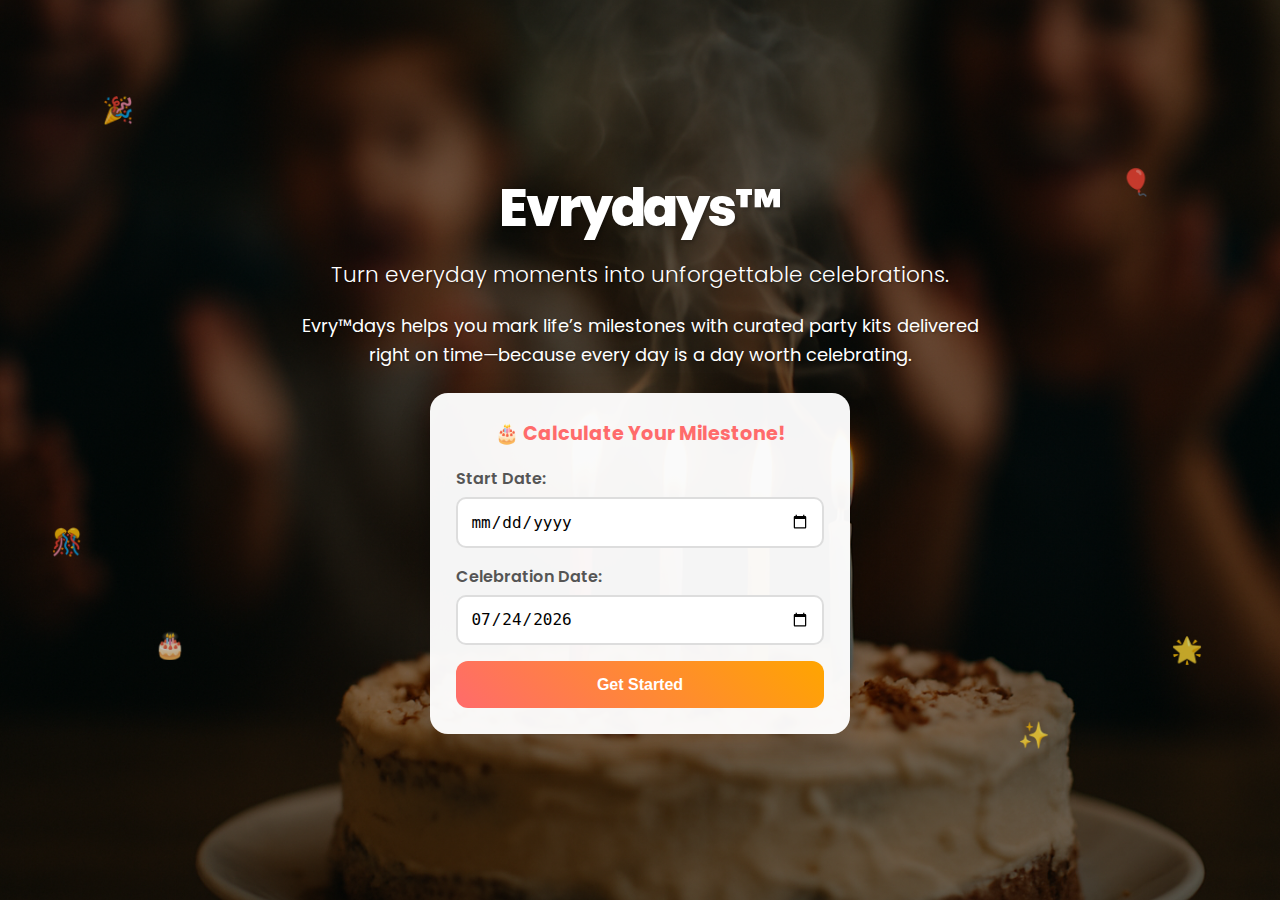
<file: index.html>
<!DOCTYPE html>
<html lang="en">
<head>
  <meta charset="UTF-8" />
  <meta name="viewport" content="width=device-width, initial-scale=1" />
  <title>Evry™days</title>

  <!-- Font (optional) -->
  <link rel="preconnect" href="https://fonts.googleapis.com">
  <link rel="preconnect" href="https://fonts.gstatic.com" crossorigin>
  <link href="https://fonts.googleapis.com/css2?family=Poppins:wght@300;400;600;700;800&display=swap" rel="stylesheet">

  <style>
    :root{
      --brand1:#ff6b6b;--brand2:#ffa500;--text:#333;--muted:#666;--bg:#f8f9fa;
    }
    *{margin:0;padding:0;box-sizing:border-box}
    body{font-family:'Poppins',system-ui,-apple-system,Segoe UI,Roboto,Ubuntu,'Helvetica Neue',Arial,sans-serif;color:var(--text);background:var(--bg);line-height:1.6;overflow-x:hidden}

    /* Layout helpers */
    .container{max-width:1100px;margin:0 auto;padding:1.25rem}
    .narrow{max-width:640px}

    /* HERO with overlay + background.png */
    .hero-section{
      min-height:100vh;
      background:
        linear-gradient(135deg,rgba(0,0,0,.45),rgba(0,0,0,.45)),
        url('images/background.png') center/cover no-repeat;
      display:flex;align-items:center;justify-content:center;text-align:center;color:#fff;position:relative;
    }
    .hero-content{max-width:800px;padding:2rem;animation:fadeInUp 0.85s ease-out}
    .logo{font-size:3.25rem;font-weight:800;margin-bottom:.5rem;letter-spacing:-.04em;text-shadow:2px 2px 4px rgba(0,0,0,.3)}
    .tagline{font-size:1.35rem;margin-bottom:1.25rem;font-weight:300;text-shadow:1px 1px 2px rgba(0,0,0,.3)}
    .description{font-size:1.12rem;margin:0 auto 1.5rem;max-width:680px;text-shadow:1px 1px 2px rgba(0,0,0,.25)}

    /* Calculator card */
    .age-calculator{
      background:rgba(255,255,255,.96);color:#333;
      padding:1.6rem;border-radius:18px;box-shadow:0 10px 30px rgba(0,0,0,.22);
      margin:1.25rem auto 0;max-width:420px;text-align:left
    }
    .age-calculator h3{color:var(--brand1);text-align:center;margin-bottom:1rem;font-size:1.2rem}
    .input-group{margin-bottom:1rem}
    .input-group label{display:block;margin-bottom:.35rem;font-weight:600;color:#555}
    .input-group input{width:100%;padding:.8rem;border:2px solid #ddd;border-radius:10px;font-size:1rem}
    .input-group input:focus{outline:none;border-color:var(--brand1)}
    .calculate-btn{
      width:100%;padding:.9rem 1.25rem;border:none;border-radius:12px;
      background:linear-gradient(45deg,var(--brand1),var(--brand2));color:#fff;
      font-weight:700;font-size:1rem;cursor:pointer;transition:transform .2s,box-shadow .2s
    }
    .calculate-btn:hover{transform:translateY(-2px);box-shadow:0 10px 24px rgba(0,0,0,.2)}
    .age-result{display:none;margin-top:.8rem;padding:1rem;border-radius:10px;background:linear-gradient(45deg,var(--brand1),var(--brand2));color:#fff;font-weight:600;text-align:center}
    .milestone-info{font-size:.98rem}

    /* Confetti (subtle parallax) */
    .floating-elements{position:absolute;inset:0;pointer-events:none;overflow:hidden}
    .confetti{position:absolute;font-size:1.6rem;opacity:.75;animation:float 6s ease-in-out infinite}
    .confetti:nth-child(1){top:10%;left:8%;animation-delay:-1s}
    .confetti:nth-child(2){top:18%;right:10%;animation-delay:-2s}
    .confetti:nth-child(3){bottom:26%;left:12%;animation-delay:-3s}
    .confetti:nth-child(4){bottom:16%;right:18%;animation-delay:-4s}
    .confetti:nth-child(5){top:58%;left:4%;animation-delay:-5s}
    .confetti:nth-child(6){top:70%;right:6%;animation-delay:-6s}

    @keyframes fadeInUp{from{opacity:0;transform:translateY(28px)}to{opacity:1;transform:translateY(0)}}
    @keyframes float{0%,100%{transform:translateY(0) rotate(0)}33%{transform:translateY(-16px) rotate(120deg)}66%{transform:translateY(8px) rotate(240deg)}}

    /* Mobile tweaks */
    @media (max-width:900px){
      .logo{font-size:2.4rem}
      .tagline{font-size:1.05rem}
      .description{font-size:1rem}
    }
  </style>
</head>
<body>
  <section class="hero-section">
    <!-- subtle confetti -->
    <div class="floating-elements" aria-hidden="true">
      <div class="confetti">🎉</div><div class="confetti">🎈</div><div class="confetti">🎂</div>
      <div class="confetti">✨</div><div class="confetti">🎊</div><div class="confetti">🌟</div>
    </div>

    <div class="hero-content">
      <h1 class="logo">Evrydays™</h1>
      <p class="tagline">Turn everyday moments into unforgettable celebrations.</p>

      <!-- Unified, single paragraph -->
      <p class="description">
        Evry™days helps you mark life’s milestones with curated party kits delivered right on time—because every day is a day worth celebrating.

      <div class="age-calculator" role="form" aria-labelledby="calcTitle">
        <h3 id="calcTitle">🎂 Calculate Your Milestone!</h3>

        <div class="input-group">
          <label for="birthdate">Start Date:</label>
          <input type="date" id="birthdate" name="birthdate" />
        </div>

        <div class="input-group">
          <label for="partydate">Celebration Date:</label>
          <input type="date" id="partydate" name="partydate" />
        </div>

        <button class="calculate-btn" id="calcBtn" type="button">Get Started</button>

        <div class="age-result" id="ageResult">
          <div class="milestone-info" id="milestoneInfo"></div>
        </div>
      </div>
    </div>
  </section>

  <script>
    /* ---------- Helpers ---------- */
    function toUTCDate(yyyyMmDd){
      const [y,m,d]=yyyyMmDd.split('-').map(Number);
      return new Date(Date.UTC(y, m-1, d));
    }
    function nextMilestone(days){
      const ms=[
        {value:1000,name:"The First Millennium"},
        {value:2000,name:"The Two-Thousand Day Club"},
        {value:3000,name:"The Triple-K Celebration"},
        {value:4000,name:"The Four-K Achievement"},
        {value:5000,name:"The Five-Thousand Day Victory"},
        {value:7500,name:"The Lucky 7,500"},
        {value:10000,name:"The Ten Thousand Day Milestone"},
        {value:15000,name:"The Fifteen-K Legend"},
        {value:20000,name:"The Two Decade Day"},
        {value:25000,name:"The Quarter Century Mark"},
        {value:30000,name:"The Thirty-K Celebration"}
      ];
      const nxt = ms.find(m => m.value > days);
      if (nxt) return { value:nxt.value, name:nxt.name };
      const round = Math.ceil(days/5000)*5000;
      return { value:round, name:`The ${round.toLocaleString()}-Day Achievement` };
    }

    /* ---------- Prefill celebration date with today's UTC ---------- */
    (function prefillPartyDate(){
      const party = document.getElementById('partydate');
      if (party && !party.value){
        const now = new Date();
        const yyyy = now.getUTCFullYear();
        const mm = String(now.getUTCMonth()+1).padStart(2,'0');
        const dd = String(now.getUTCDate()).padStart(2,'0');
        party.value = `${yyyy}-${mm}-${dd}`;
      }
    })();

    /* ---------- Subtle parallax on confetti ---------- */
    window.addEventListener('mousemove', (e) => {
      const confetti = document.querySelectorAll('.confetti');
      if (!confetti.length) return;
      const mx = e.clientX / window.innerWidth;
      const my = e.clientY / window.innerHeight;
      confetti.forEach((el,i)=>{
        const speed=(i+1)*0.02;
        el.style.transform = `translate(${(mx-.5)*speed*100}px, ${(my-.5)*speed*100}px)`;
      });
    });

    /* ---------- Get Started flow ---------- */
    (function wireGetStarted(){
      const btn = document.getElementById('calcBtn');
      const birthEl = document.getElementById('birthdate');
      const partyEl = document.getElementById('partydate');
      const info = document.getElementById('milestoneInfo');
      const box = document.getElementById('ageResult');

      if (!btn) return;

      btn.addEventListener('click', () => {
        if (box) box.style.display = 'none';
        if (info) info.textContent = '';

        if (!birthEl.value){
          info.textContent = 'Please enter your birth date.';
          box.style.display = 'block';
          birthEl.focus();
          return;
        }

        const partyStr = partyEl.value || new Date().toISOString().split('T')[0];
        const birth = toUTCDate(birthEl.value);
        const party = toUTCDate(partyStr);

        if (isNaN(birth) || isNaN(party)){
          info.textContent = 'Invalid date(s).';
          box.style.display = 'block';
          return;
        }
        if (party < birth){
          info.textContent = 'Celebration date cannot be before the start date.';
          box.style.display = 'block';
          partyEl.focus();
          return;
        }

        const days = Math.floor((party - birth) / 86400000); // ms -> days
        const next = nextMilestone(days);

        info.innerHTML =
          `🎯 Next milestone: <strong>${next.name}</strong> (Day ${next.value.toLocaleString()}) in ` +
          `<strong>${(next.value - days).toLocaleString()}</strong> days!<br>` +
          `<em>But why wait? Every day is worth celebrating!</em>`;
        box.style.display = 'block';

        // Persist + go to products page
        const celebrationData = { days, partyDate: partyEl.value, birthDate: birthEl.value };
        localStorage.setItem('celebrationData', JSON.stringify(celebrationData));
        window.location.href = 'products.html';
      });
    })();
  </script>
</body>
</html>
</file>
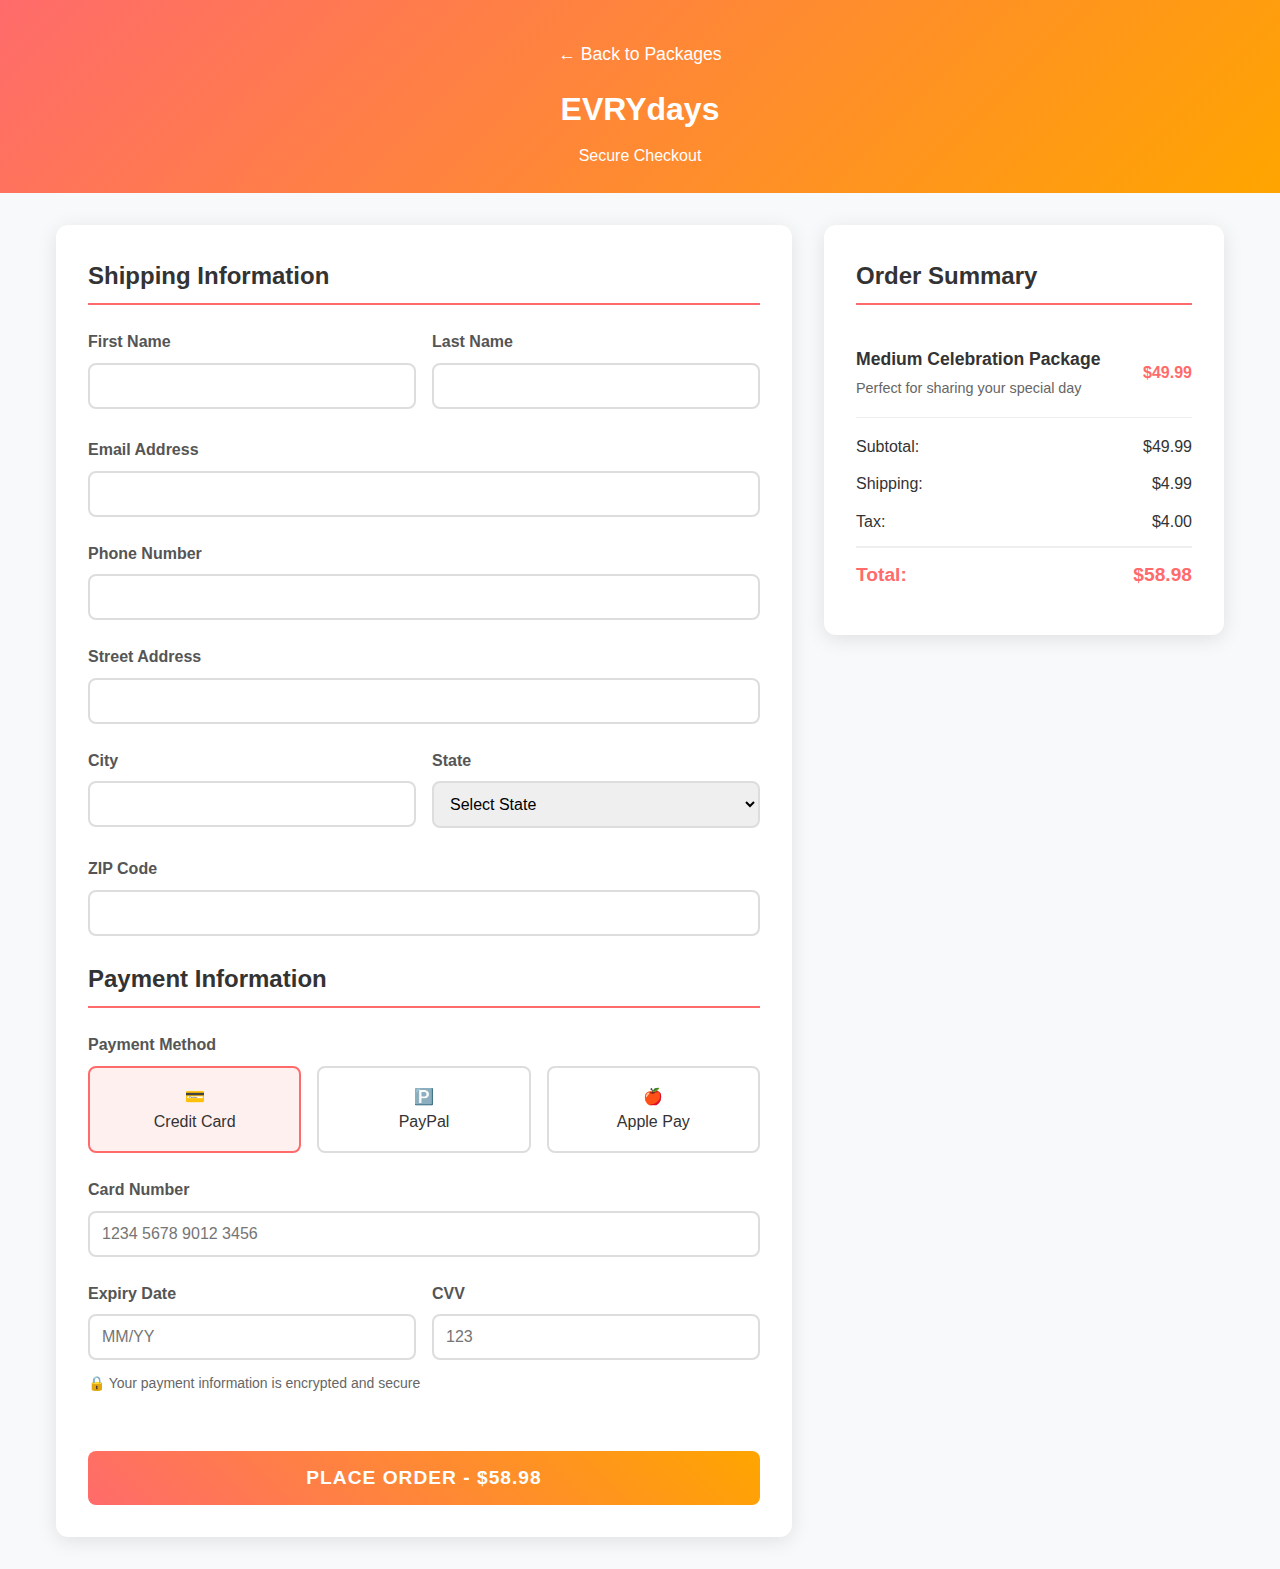
<file: checkout.html>
<!DOCTYPE html>
<html lang="en">
<head>
    <meta charset="UTF-8">
    <meta name="viewport" content="width=device-width, initial-scale=1.0">
    <link rel="icon" href="data:image/svg+xml,<svg xmlns=%22http://www.w3.org/2000/svg%22 viewBox=%220 0 100 100%22><text y=%22.9em%22 font-size=%2290%22>🎉</text></svg>">
    <title>Checkout - EVRYdays</title>
    <style>
        * {
            margin: 0;
            padding: 0;
            box-sizing: border-box;
        }

        body {
            font-family: 'Arial', sans-serif;
            background: #f8f9fa;
            color: #333;
            line-height: 1.6;
        }

        .header {
            background: linear-gradient(135deg, #ff6b6b, #ffa500);
            color: white;
            padding: 1.5rem 0;
            text-align: center;
        }

        .logo {
            font-size: 2rem;
            font-weight: bold;
            margin-bottom: 0.5rem;
        }

        .checkout-container {
            max-width: 1200px;
            margin: 2rem auto;
            padding: 0 1rem;
            display: grid;
            grid-template-columns: 1fr 400px;
            gap: 2rem;
        }

        .checkout-form {
            background: white;
            border-radius: 12px;
            padding: 2rem;
            box-shadow: 0 4px 20px rgba(0,0,0,0.1);
        }

        .order-summary {
            background: white;
            border-radius: 12px;
            padding: 2rem;
            box-shadow: 0 4px 20px rgba(0,0,0,0.1);
            height: fit-content;
        }

        .section-title {
            font-size: 1.5rem;
            font-weight: bold;
            margin-bottom: 1.5rem;
            color: #333;
            border-bottom: 2px solid #ff6b6b;
            padding-bottom: 0.5rem;
        }

        .form-group {
            margin-bottom: 1.5rem;
        }

        .form-row {
            display: grid;
            grid-template-columns: 1fr 1fr;
            gap: 1rem;
        }

        label {
            display: block;
            margin-bottom: 0.5rem;
            font-weight: 600;
            color: #555;
        }

        input, select {
            width: 100%;
            padding: 0.75rem;
            border: 2px solid #ddd;
            border-radius: 8px;
            font-size: 1rem;
            transition: border-color 0.3s ease;
        }

        input:focus, select:focus {
            outline: none;
            border-color: #ff6b6b;
            box-shadow: 0 0 0 3px rgba(255, 107, 107, 0.1);
        }

        .error {
            border-color: #dc3545 !important;
            box-shadow: 0 0 0 3px rgba(220, 53, 69, 0.1) !important;
        }

        .error-message {
            color: #dc3545;
            font-size: 0.875rem;
            margin-top: 0.25rem;
        }

        .payment-methods {
            display: grid;
            grid-template-columns: repeat(auto-fit, minmax(120px, 1fr));
            gap: 1rem;
            margin-bottom: 1rem;
        }

        .payment-method {
            border: 2px solid #ddd;
            border-radius: 8px;
            padding: 1rem;
            text-align: center;
            cursor: pointer;
            transition: all 0.3s ease;
        }

        .payment-method:hover {
            border-color: #ff6b6b;
        }

        .payment-method.selected {
            border-color: #ff6b6b;
            background: rgba(255, 107, 107, 0.1);
        }

        .payment-method img {
            width: 40px;
            height: auto;
            margin-bottom: 0.5rem;
        }

        .card-security {
            display: flex;
            align-items: center;
            gap: 0.5rem;
            color: #666;
            font-size: 0.875rem;
            margin-top: 0.5rem;
        }

        .order-item {
            display: flex;
            justify-content: space-between;
            align-items: center;
            padding: 1rem 0;
            border-bottom: 1px solid #eee;
        }

        .item-details h4 {
            font-size: 1.1rem;
            margin-bottom: 0.25rem;
        }

        .item-details p {
            color: #666;
            font-size: 0.9rem;
        }

        .item-price {
            font-weight: bold;
            color: #ff6b6b;
        }

        .order-totals {
            margin-top: 1rem;
        }

        .total-row {
            display: flex;
            justify-content: space-between;
            margin-bottom: 0.75rem;
        }

        .total-row.final {
            font-size: 1.2rem;
            font-weight: bold;
            color: #ff6b6b;
            border-top: 2px solid #eee;
            padding-top: 0.75rem;
        }

        .place-order-btn {
            width: 100%;
            padding: 1rem 2rem;
            background: linear-gradient(45deg, #ff6b6b, #ffa500);
            color: white;
            border: none;
            border-radius: 8px;
            font-size: 1.2rem;
            font-weight: bold;
            text-transform: uppercase;
            letter-spacing: 1px;
            cursor: pointer;
            transition: all 0.3s ease;
            margin-top: 2rem;
        }

        .place-order-btn:hover:not(:disabled) {
            transform: translateY(-2px);
            box-shadow: 0 8px 20px rgba(255, 107, 107, 0.4);
        }

        .place-order-btn:disabled {
            opacity: 0.6;
            cursor: not-allowed;
        }

        .processing-overlay {
            position: fixed;
            top: 0;
            left: 0;
            width: 100%;
            height: 100%;
            background: rgba(0,0,0,0.8);
            display: none;
            align-items: center;
            justify-content: center;
            z-index: 1000;
        }

        .processing-content {
            background: white;
            padding: 3rem;
            border-radius: 12px;
            text-align: center;
            max-width: 400px;
        }

        .spinner {
            width: 50px;
            height: 50px;
            border: 4px solid #f3f3f3;
            border-top: 4px solid #ff6b6b;
            border-radius: 50%;
            animation: spin 1s linear infinite;
            margin: 0 auto 1rem;
        }

        @keyframes spin {
            0% { transform: rotate(0deg); }
            100% { transform: rotate(360deg); }
        }

        .success-message {
            display: none;
            text-align: center;
            padding: 2rem;
            background: #d4edda;
            border: 1px solid #c3e6cb;
            border-radius: 8px;
            color: #155724;
            margin-bottom: 2rem;
        }

        .back-link {
            display: inline-block;
            margin: 1rem 2rem;
            color: white;
            text-decoration: none;
            font-size: 1.1rem;
            transition: opacity 0.3s ease;
        }

        .back-link:hover {
            opacity: 0.8;
        }

        @media (max-width: 768px) {
            .checkout-container {
                grid-template-columns: 1fr;
                gap: 1rem;
            }
            
            .form-row {
                grid-template-columns: 1fr;
            }
            
            .payment-methods {
                grid-template-columns: 1fr 1fr;
            }
        }
    </style>
</head>
<body>
    <div class="header">
        <a href="products.html" class="back-link">← Back to Packages</a>
        <h1 class="logo">EVRYdays</h1>
        <p>Secure Checkout</p>
    </div>

    <div class="checkout-container">
        <div class="checkout-form">
            <div class="success-message" id="successMessage">
                <h3>🎉 Order Confirmed!</h3>
                <p>Your EVRYdays celebration package is on its way!</p>
                <p><strong>Order #EVD-2025-001234</strong></p>
            </div>

            <form id="checkoutForm">
                <h2 class="section-title">Shipping Information</h2>
                <div class="form-group">
                    <div class="form-row">
                        <div>
                            <label for="firstName">First Name</label>
                            <input type="text" id="firstName" name="firstName">
                            <div class="error-message" id="firstNameError"></div>
                        </div>
                        <div>
                            <label for="lastName">Last Name</label>
                            <input type="text" id="lastName" name="lastName">
                            <div class="error-message" id="lastNameError"></div>
                        </div>
                    </div>
                </div>
                
                <div class="form-group">
                    <label for="email">Email Address</label>
                    <input type="email" id="email" name="email">
                    <div class="error-message" id="emailError"></div>
                </div>
                
                <div class="form-group">
                    <label for="phone">Phone Number</label>
                    <input type="tel" id="phone" name="phone">
                    <div class="error-message" id="phoneError"></div>
                </div>
                
                <div class="form-group">
                    <label for="address">Street Address</label>
                    <input type="text" id="address" name="address">
                    <div class="error-message" id="addressError"></div>
                </div>
                
                <div class="form-group">
                    <div class="form-row">
                        <div>
                            <label for="city">City</label>
                            <input type="text" id="city" name="city">
                            <div class="error-message" id="cityError"></div>
                        </div>
                        <div>
                            <label for="state">State</label>
                            <select id="state" name="state">
                                <option value="">Select State</option>
                                <option value="AL">Alabama</option>
                                <option value="CA">California</option>
                                <option value="FL">Florida</option>
                                <option value="NY">New York</option>
                                <option value="TX">Texas</option>
                            </select>
                            <div class="error-message" id="stateError"></div>
                        </div>
                    </div>
                </div>
                
                <div class="form-group">
                    <label for="zipCode">ZIP Code</label>
                    <input type="text" id="zipCode" name="zipCode" pattern="[0-9]{5}">
                    <div class="error-message" id="zipCodeError"></div>
                </div>

                <h2 class="section-title">Payment Information</h2>
                
                <div class="form-group">
                    <label>Payment Method</label>
                    <div class="payment-methods">
                        <div class="payment-method selected" data-method="card">
                            <div>💳</div>
                            <div>Credit Card</div>
                        </div>
                        <div class="payment-method" data-method="paypal">
                            <div>🅿️</div>
                            <div>PayPal</div>
                        </div>
                        <div class="payment-method" data-method="apple">
                            <div>🍎</div>
                            <div>Apple Pay</div>
                        </div>
                    </div>
                </div>

                <div id="cardPayment">
                    <div class="form-group">
                        <label for="cardNumber">Card Number</label>
                        <input type="text" id="cardNumber" name="cardNumber" placeholder="1234 5678 9012 3456" maxlength="19">
                        <div class="error-message" id="cardNumberError"></div>
                    </div>
                    
                    <div class="form-group">
                        <div class="form-row">
                            <div>
                                <label for="expiryDate">Expiry Date</label>
                                <input type="text" id="expiryDate" name="expiryDate" placeholder="MM/YY" maxlength="5">
                                <div class="error-message" id="expiryDateError"></div>
                            </div>
                            <div>
                                <label for="cvv">CVV</label>
                                <input type="text" id="cvv" name="cvv" placeholder="123" maxlength="4">
                                <div class="error-message" id="cvvError"></div>
                            </div>
                        </div>
                        <div class="card-security">
                            🔒 Your payment information is encrypted and secure
                        </div>
                    </div>
                </div>

                <button type="submit" class="place-order-btn" id="placeOrderBtn">
                    Place Order - $<span id="finalTotal">49.99</span>
                </button>
            </form>
        </div>

        <div class="order-summary">
            <h2 class="section-title">Order Summary</h2>
            
            <div class="order-item">
                <div class="item-details">
                    <h4 id="packageName">Medium Celebration Package</h4>
                    <p>Perfect for sharing your special day</p>
                </div>
                <div class="item-price" id="packagePrice">$49.99</div>
            </div>
            
            <div class="order-totals">
                <div class="total-row">
                    <span>Subtotal:</span>
                    <span id="subtotal">$49.99</span>
                </div>
                <div class="total-row">
                    <span>Shipping:</span>
                    <span>$4.99</span>
                </div>
                <div class="total-row">
                    <span>Tax:</span>
                    <span id="tax">$4.37</span>
                </div>
                <div class="total-row final">
                    <span>Total:</span>
                    <span id="orderTotal">$59.35</span>
                </div>
            </div>
        </div>
    </div>

    <div class="processing-overlay" id="processingOverlay">
        <div class="processing-content">
            <div class="spinner"></div>
            <h3>Processing Your Order...</h3>
            <p>Please wait while we confirm your celebration package</p>
        </div>
    </div>

    <script>
        // Package data
        const packages = {
            small: { name: 'Small Celebration Package', price: 24.99, description: 'Perfect for intimate moments' },
            medium: { name: 'Medium Celebration Package', price: 49.99, description: 'Perfect for sharing your special day' },
            large: { name: 'Large Celebration Package', price: 89.99, description: 'Go all out for milestone moments' }
        };

        // Initialize page
        document.addEventListener('DOMContentLoaded', function() {
            loadSelectedPackage();
            setupEventListeners();
            setupFormValidation();
        });

        function loadSelectedPackage() {
            // In a real app, this would come from URL params or session storage
            const selectedPackage = 'medium'; // Default to medium for demo
            const pkg = packages[selectedPackage];
            
            document.getElementById('packageName').textContent = pkg.name;
            document.getElementById('packagePrice').textContent = `$${pkg.price}`;
            document.querySelector('.item-details p').textContent = pkg.description;
            
            updateTotals(pkg.price);
        }

        function updateTotals(basePrice) {
            const shipping = 4.99;
            const taxRate = 0.08;
            const subtotal = basePrice;
            const tax = subtotal * taxRate;
            const total = subtotal + shipping + tax;
            
            document.getElementById('subtotal').textContent = `$${subtotal.toFixed(2)}`;
            document.getElementById('tax').textContent = `$${tax.toFixed(2)}`;
            document.getElementById('orderTotal').textContent = `$${total.toFixed(2)}`;
            document.getElementById('finalTotal').textContent = total.toFixed(2);
        }

        function setupEventListeners() {
            // Payment method selection
            document.querySelectorAll('.payment-method').forEach(method => {
                method.addEventListener('click', function() {
                    document.querySelectorAll('.payment-method').forEach(m => m.classList.remove('selected'));
                    this.classList.add('selected');
                });
            });

            // Card number formatting
            document.getElementById('cardNumber').addEventListener('input', function(e) {
                let value = e.target.value.replace(/\s+/g, '').replace(/[^0-9]/gi, '');
                let formattedValue = value.match(/.{1,4}/g)?.join(' ') || value;
                e.target.value = formattedValue;
            });

            // Expiry date formatting
            document.getElementById('expiryDate').addEventListener('input', function(e) {
                let value = e.target.value.replace(/\D/g, '');
                if (value.length >= 2) {
                    value = value.substring(0, 2) + '/' + value.substring(2, 4);
                }
                e.target.value = value;
            });

            // CVV formatting
            document.getElementById('cvv').addEventListener('input', function(e) {
                e.target.value = e.target.value.replace(/\D/g, '');
            });
        }

        function setupFormValidation() {
            const form = document.getElementById('checkoutForm');
            
            form.addEventListener('submit', function(e) {
                e.preventDefault();
                
                if (validateForm()) {
                    processOrder();
                }
            });
        }

        function validateForm() {
            // No validation required for mock site
            return true;
        }

        function processOrder() {
            const overlay = document.getElementById('processingOverlay');
            
            // Show processing overlay
            overlay.style.display = 'flex';
            
            // Simulate processing time then redirect to confirmation
            setTimeout(() => {
                window.location.href = 'confirmation.html';
            }, 3000);
        }

        function createConfetti() {
            for (let i = 0; i < 50; i++) {
                const confetti = document.createElement('div');
                confetti.style.position = 'fixed';
                confetti.style.left = Math.random() * 100 + 'vw';
                confetti.style.top = '-10px';
                confetti.style.fontSize = '20px';
                confetti.style.pointerEvents = 'none';
                confetti.style.zIndex = '10000';
                confetti.innerHTML = ['🎉', '🎊', '✨', '🎈'][Math.floor(Math.random() * 4)];
                confetti.style.animation = `fall ${Math.random() * 3 + 2}s linear forwards`;
                
                document.body.appendChild(confetti);
                
                setTimeout(() => confetti.remove(), 5000);
            }
        }

        // Add falling animation
        const style = document.createElement('style');
        style.textContent = `
            @keyframes fall {
                to {
                    transform: translateY(100vh) rotate(360deg);
                }
            }
        `;
        document.head.appendChild(style);
    </script>
</body>
</html>
</file>
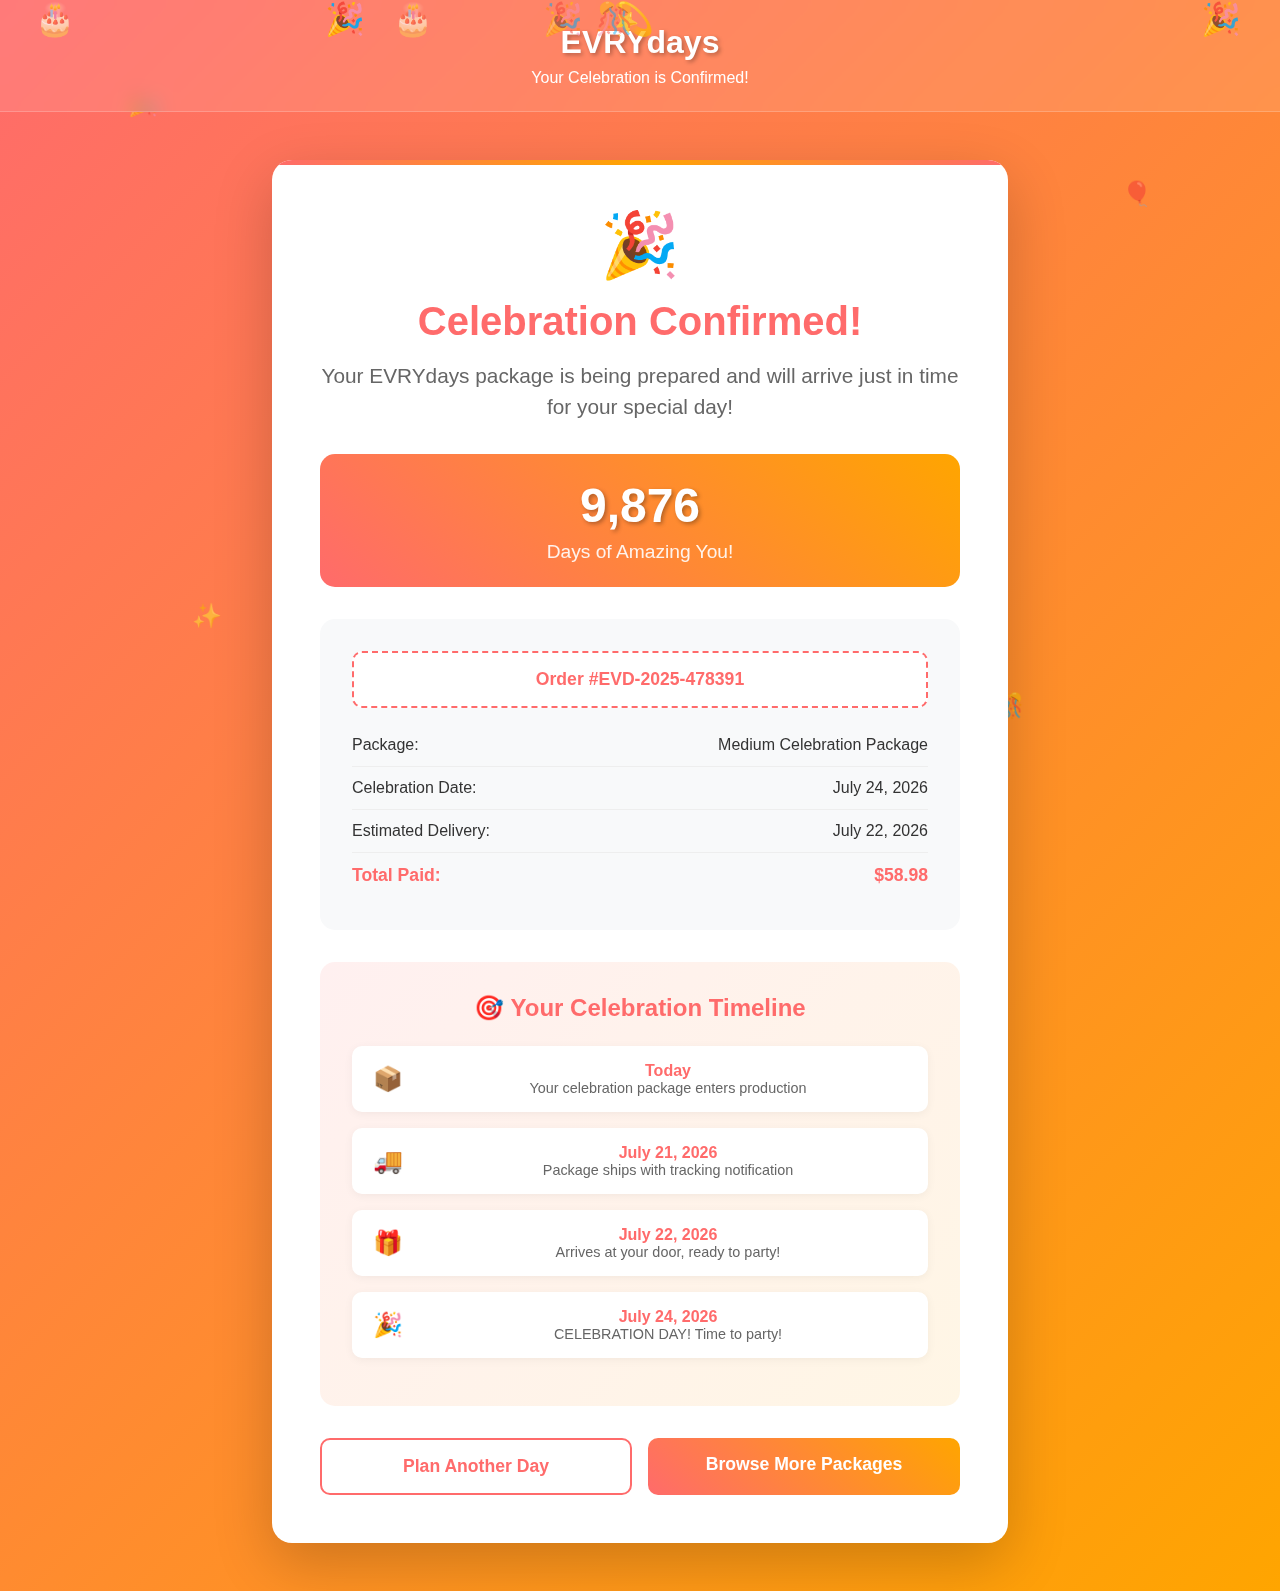
<file: confirmation.html>
<!DOCTYPE html>
<html lang="en">
<head>
    <meta charset="UTF-8">
    <meta name="viewport" content="width=device-width, initial-scale=1.0">
    <link rel="icon" href="data:image/svg+xml,<svg xmlns=%22http://www.w3.org/2000/svg%22 viewBox=%220 0 100 100%22><text y=%22.9em%22 font-size=%2290%22>🎉</text></svg>">
    <title>Order Confirmed - EVRYdays</title>
    <style>
        * {
            margin: 0;
            padding: 0;
            box-sizing: border-box;
        }

        body {
            font-family: 'Arial', sans-serif;
            background: linear-gradient(135deg, #ff6b6b, #ffa500);
            min-height: 100vh;
            color: #333;
            overflow-x: hidden;
        }

        .confetti-container {
            position: fixed;
            top: 0;
            left: 0;
            width: 100%;
            height: 100%;
            pointer-events: none;
            z-index: 1000;
        }

        .confetti {
            position: absolute;
            font-size: 2rem;
            animation: fall linear forwards;
        }

        @keyframes fall {
            to {
                transform: translateY(100vh) rotate(360deg);
                opacity: 0;
            }
        }

        .header {
            background: rgba(255, 255, 255, 0.1);
            backdrop-filter: blur(10px);
            color: white;
            padding: 1.5rem 0;
            text-align: center;
            border-bottom: 1px solid rgba(255, 255, 255, 0.2);
        }

        .logo {
            font-size: 2rem;
            font-weight: bold;
            margin-bottom: 0.5rem;
            text-shadow: 2px 2px 4px rgba(0,0,0,0.3);
        }

        .confirmation-container {
            max-width: 800px;
            margin: 3rem auto;
            padding: 0 2rem;
        }

        .success-card {
            background: white;
            border-radius: 20px;
            padding: 3rem;
            text-align: center;
            box-shadow: 0 20px 60px rgba(0,0,0,0.2);
            margin-bottom: 2rem;
            position: relative;
            overflow: hidden;
        }

        .success-card::before {
            content: '';
            position: absolute;
            top: 0;
            left: 0;
            right: 0;
            height: 5px;
            background: linear-gradient(90deg, #ff6b6b, #ffa500, #ff6b6b);
        }

        .success-icon {
            font-size: 4rem;
            margin-bottom: 1rem;
            animation: bounce 1s ease-out;
        }

        @keyframes bounce {
            0%, 20%, 50%, 80%, 100% { transform: translateY(0); }
            40% { transform: translateY(-20px); }
            60% { transform: translateY(-10px); }
        }

        .success-title {
            font-size: 2.5rem;
            color: #ff6b6b;
            margin-bottom: 1rem;
            font-weight: bold;
        }

        .success-subtitle {
            font-size: 1.3rem;
            color: #666;
            margin-bottom: 2rem;
            line-height: 1.5;
        }

        .order-details {
            background: #f8f9fa;
            border-radius: 15px;
            padding: 2rem;
            margin: 2rem 0;
            text-align: left;
        }

        .order-number {
            font-size: 1.1rem;
            font-weight: bold;
            color: #ff6b6b;
            margin-bottom: 1rem;
            text-align: center;
            padding: 1rem;
            background: white;
            border-radius: 10px;
            border: 2px dashed #ff6b6b;
        }

        .detail-row {
            display: flex;
            justify-content: space-between;
            align-items: center;
            padding: 0.75rem 0;
            border-bottom: 1px solid #eee;
        }

        .detail-row:last-child {
            border-bottom: none;
            font-weight: bold;
            color: #ff6b6b;
            font-size: 1.1rem;
        }

        .celebration-timeline {
            background: linear-gradient(135deg, rgba(255, 107, 107, 0.1), rgba(255, 165, 0, 0.1));
            border-radius: 15px;
            padding: 2rem;
            margin: 2rem 0;
        }

        .timeline-title {
            font-size: 1.5rem;
            font-weight: bold;
            color: #ff6b6b;
            margin-bottom: 1.5rem;
            text-align: center;
        }

        .timeline-item {
            display: flex;
            align-items: center;
            margin-bottom: 1rem;
            padding: 1rem;
            background: white;
            border-radius: 10px;
            box-shadow: 0 2px 10px rgba(0,0,0,0.05);
        }

        .timeline-icon {
            font-size: 1.5rem;
            margin-right: 1rem;
            width: 40px;
            text-align: center;
        }

        .timeline-content {
            flex: 1;
        }

        .timeline-date {
            font-weight: bold;
            color: #ff6b6b;
        }

        .timeline-description {
            color: #666;
            font-size: 0.9rem;
        }

        .action-buttons {
            display: grid;
            grid-template-columns: repeat(auto-fit, minmax(200px, 1fr));
            gap: 1rem;
            margin-top: 2rem;
        }

        .action-btn {
            padding: 1rem 2rem;
            border: none;
            border-radius: 10px;
            font-size: 1.1rem;
            font-weight: bold;
            cursor: pointer;
            transition: all 0.3s ease;
            text-decoration: none;
            display: inline-block;
            text-align: center;
        }

        .primary-btn {
            background: linear-gradient(45deg, #ff6b6b, #ffa500);
            color: white;
        }

        .secondary-btn {
            background: white;
            color: #ff6b6b;
            border: 2px solid #ff6b6b;
        }

        .action-btn:hover {
            transform: translateY(-2px);
            box-shadow: 0 8px 20px rgba(0,0,0,0.2);
        }

        .celebration-day {
            background: linear-gradient(45deg, #ff6b6b, #ffa500);
            color: white;
            padding: 1.5rem;
            border-radius: 15px;
            margin: 2rem 0;
            text-align: center;
        }

        .celebration-day-number {
            font-size: 3rem;
            font-weight: bold;
            margin-bottom: 0.5rem;
            text-shadow: 2px 2px 4px rgba(0,0,0,0.3);
        }

        .celebration-day-text {
            font-size: 1.2rem;
            opacity: 0.9;
        }

        @media (max-width: 768px) {
            .confirmation-container {
                margin: 2rem auto;
                padding: 0 1rem;
            }
            
            .success-card {
                padding: 2rem;
            }
            
            .success-title {
                font-size: 2rem;
            }
            
            .action-buttons {
                grid-template-columns: 1fr;
            }
            
            .celebration-day-number {
                font-size: 2rem;
            }
        }

        .floating-elements {
            position: absolute;
            width: 100%;
            height: 100%;
            pointer-events: none;
            overflow: hidden;
        }

        .floating-confetti {
            position: absolute;
            font-size: 1.5rem;
            animation: float 6s infinite ease-in-out;
            opacity: 0.6;
        }

        .floating-confetti:nth-child(1) { top: 10%; left: 10%; animation-delay: -1s; }
        .floating-confetti:nth-child(2) { top: 20%; right: 10%; animation-delay: -2s; }
        .floating-confetti:nth-child(3) { bottom: 30%; left: 15%; animation-delay: -3s; }
        .floating-confetti:nth-child(4) { bottom: 20%; right: 20%; animation-delay: -4s; }

        @keyframes float {
            0%, 100% { transform: translateY(0px) rotate(0deg); }
            33% { transform: translateY(-15px) rotate(120deg); }
            66% { transform: translateY(8px) rotate(240deg); }
        }
    </style>
</head>
<body>
    <div class="confetti-container" id="confettiContainer"></div>
    
    <div class="floating-elements">
        <div class="floating-confetti">🎉</div>
        <div class="floating-confetti">🎈</div>
        <div class="floating-confetti">✨</div>
        <div class="floating-confetti">🎊</div>
    </div>

    <div class="header">
        <h1 class="logo">EVRYdays</h1>
        <p>Your Celebration is Confirmed!</p>
    </div>

    <div class="confirmation-container">
        <div class="success-card">
            <div class="success-icon">🎉</div>
            <h1 class="success-title">Celebration Confirmed!</h1>
            <p class="success-subtitle">Your EVRYdays package is being prepared and will arrive just in time for your special day!</p>
            
            <div class="celebration-day">
                <div class="celebration-day-number" id="celebrationDayNumber">9,876</div>
                <div class="celebration-day-text">Days of Amazing You!</div>
            </div>

            <div class="order-details">
                <div class="order-number">
                    Order #EVD-2025-<span id="orderNumber">001234</span>
                </div>
                
                <div class="detail-row">
                    <span>Package:</span>
                    <span id="packageName">Medium Celebration Package</span>
                </div>
                <div class="detail-row">
                    <span>Celebration Date:</span>
                    <span id="celebrationDate">August 20, 2025</span>
                </div>
                <div class="detail-row">
                    <span>Estimated Delivery:</span>
                    <span id="deliveryDate">August 18, 2025</span>
                </div>
                <div class="detail-row">
                    <span>Total Paid:</span>
                    <span id="totalPaid">$59.35</span>
                </div>
            </div>

            <div class="celebration-timeline">
                <h3 class="timeline-title">🎯 Your Celebration Timeline</h3>
                
                <div class="timeline-item">
                    <div class="timeline-icon">📦</div>
                    <div class="timeline-content">
                        <div class="timeline-date">Today</div>
                        <div class="timeline-description">Your celebration package enters production</div>
                    </div>
                </div>
                
                <div class="timeline-item">
                    <div class="timeline-icon">🚚</div>
                    <div class="timeline-content">
                        <div class="timeline-date" id="shipDate">August 17, 2025</div>
                        <div class="timeline-description">Package ships with tracking notification</div>
                    </div>
                </div>
                
                <div class="timeline-item">
                    <div class="timeline-icon">🎁</div>
                    <div class="timeline-content">
                        <div class="timeline-date" id="arrivalDate">August 18, 2025</div>
                        <div class="timeline-description">Arrives at your door, ready to party!</div>
                    </div>
                </div>
                
                <div class="timeline-item">
                    <div class="timeline-icon">🎉</div>
                    <div class="timeline-content">
                        <div class="timeline-date" id="partyDate">August 20, 2025</div>
                        <div class="timeline-description">CELEBRATION DAY! Time to party!</div>
                    </div>
                </div>
            </div>

            <div class="action-buttons">
                <a href="index.html" class="action-btn secondary-btn">Plan Another Day</a>
                <a href="products.html" class="action-btn primary-btn">Browse More Packages</a>
            </div>
        </div>
    </div>

    <script>
        // Create falling confetti animation
        function createConfetti() {
            const container = document.getElementById('confettiContainer');
            const confettiSymbols = ['🎉', '🎊', '✨', '🎈', '🌟', '💫', '🎂', '🎁'];
            
            for (let i = 0; i < 30; i++) {
                setTimeout(() => {
                    const confetti = document.createElement('div');
                    confetti.className = 'confetti';
                    confetti.innerHTML = confettiSymbols[Math.floor(Math.random() * confettiSymbols.length)];
                    confetti.style.left = Math.random() * 100 + 'vw';
                    confetti.style.animationDuration = (Math.random() * 3 + 2) + 's';
                    confetti.style.opacity = Math.random() * 0.7 + 0.3;
                    
                    container.appendChild(confetti);
                    
                    // Remove confetti after animation
                    setTimeout(() => {
                        if (confetti.parentNode) {
                            confetti.parentNode.removeChild(confetti);
                        }
                    }, 5000);
                }, i * 100);
            }
        }

        // Load celebration data and populate page
        function loadCelebrationData() {
            try {
                const celebrationData = JSON.parse(localStorage.getItem('celebrationData') || '{}');
                const selectedPackage = localStorage.getItem('selectedPackage') || 'medium';
                
                // Package information
                const packages = {
                    small: { name: 'Small Celebration Package', price: 24.99 },
                    medium: { name: 'Medium Celebration Package', price: 49.99 },
                    large: { name: 'Large Celebration Package', price: 89.99 }
                };
                
                const pkg = packages[selectedPackage];
                const shipping = 4.99;
                const tax = pkg.price * 0.08;
                const total = pkg.price + shipping + tax;
                
                // Generate order number
                const orderNum = String(Math.floor(Math.random() * 900000) + 100000);
                
                // Update page content
                if (celebrationData.days) {
                    document.getElementById('celebrationDayNumber').textContent = celebrationData.days.toLocaleString();
                }
                
                document.getElementById('orderNumber').textContent = orderNum;
                document.getElementById('packageName').textContent = pkg.name;
                document.getElementById('totalPaid').textContent = `$${total.toFixed(2)}`;
                
                // Update dates
                const partyDate = celebrationData.partyDate ? new Date(celebrationData.partyDate + 'T00:00:00') : new Date();
                const deliveryDate = new Date(partyDate);
                deliveryDate.setDate(deliveryDate.getDate() - 2);
                const shipDate = new Date(partyDate);
                shipDate.setDate(shipDate.getDate() - 3);
                
                const dateOptions = { year: 'numeric', month: 'long', day: 'numeric' };
                
                document.getElementById('celebrationDate').textContent = partyDate.toLocaleDateString('en-US', dateOptions);
                document.getElementById('deliveryDate').textContent = deliveryDate.toLocaleDateString('en-US', dateOptions);
                document.getElementById('arrivalDate').textContent = deliveryDate.toLocaleDateString('en-US', dateOptions);
                document.getElementById('shipDate').textContent = shipDate.toLocaleDateString('en-US', dateOptions);
                document.getElementById('partyDate').textContent = partyDate.toLocaleDateString('en-US', dateOptions);
                
            } catch (error) {
                console.log('Using default demo data');
                // Keep default values if localStorage data is missing
            }
        }

        // Initialize page
        document.addEventListener('DOMContentLoaded', function() {
            loadCelebrationData();
            createConfetti();
            
            // Create more confetti periodically
            setInterval(() => {
                if (Math.random() < 0.3) { // 30% chance every 3 seconds
                    createConfetti();
                }
            }, 3000);
        });

        // Add mouse interaction for extra confetti
        document.addEventListener('click', function(e) {
            const clickConfetti = document.getElementById('confettiContainer');
            const symbols = ['✨', '💫', '🌟'];
            
            for (let i = 0; i < 5; i++) {
                const confetti = document.createElement('div');
                confetti.style.position = 'absolute';
                confetti.style.left = e.clientX + Math.random() * 100 - 50 + 'px';
                confetti.style.top = e.clientY + Math.random() * 100 - 50 + 'px';
                confetti.style.fontSize = '1.5rem';
                confetti.style.pointerEvents = 'none';
                confetti.style.zIndex = '10000';
                confetti.innerHTML = symbols[Math.floor(Math.random() * symbols.length)];
                confetti.style.animation = 'fall 1s ease-out forwards';
                
                document.body.appendChild(confetti);
                
                setTimeout(() => {
                    if (confetti.parentNode) {
                        confetti.parentNode.removeChild(confetti);
                    }
                }, 1000);
            }
        });
    </script>
</body>
</html>
</file>
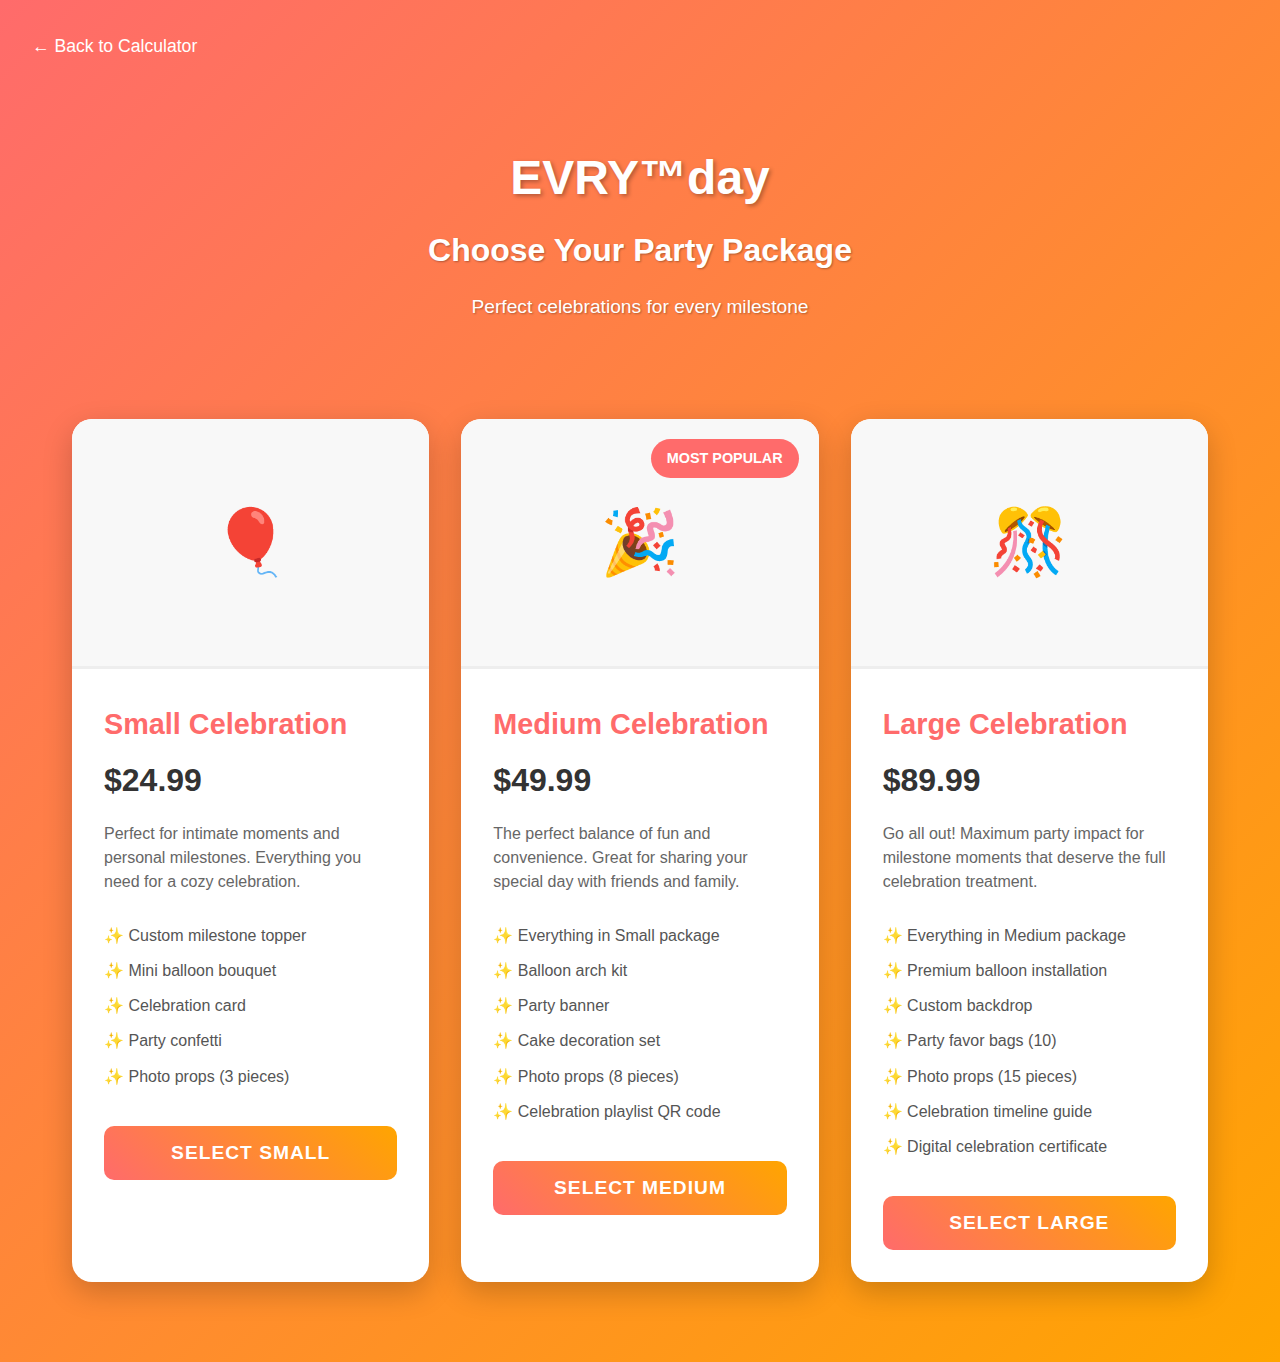
<file: products.html>
<!DOCTYPE html>
<html lang="en">
<head>
    <meta charset="UTF-8">
    <meta name="viewport" content="width=device-width, initial-scale=1.0">
    <link rel="icon" href="data:image/svg+xml,<svg xmlns=%22http://www.w3.org/2000/svg%22 viewBox=%220 0 100 100%22><text y=%22.9em%22 font-size=%2290%22>🎉</text></svg>">
    <title>Choose Your EVRY™day Package</title>
    <style>
        * {
            margin: 0;
            padding: 0;
            box-sizing: border-box;
        }

        body {
            font-family: 'Arial', sans-serif;
            line-height: 1.6;
            background: linear-gradient(135deg, #ff6b6b, #ffa500);
            min-height: 100vh;
            color: #333;
        }

        .header {
            text-align: center;
            padding: 3rem 2rem 2rem;
            color: white;
        }

        .logo {
            font-size: 3rem;
            font-weight: bold;
            margin-bottom: 0.5rem;
            text-shadow: 2px 2px 4px rgba(0,0,0,0.3);
        }

        .page-title {
            font-size: 2rem;
            margin-bottom: 1rem;
            text-shadow: 1px 1px 2px rgba(0,0,0,0.3);
        }

        .subtitle {
            font-size: 1.2rem;
            text-shadow: 1px 1px 2px rgba(0,0,0,0.3);
            margin-bottom: 2rem;
        }

        .products-container {
            max-width: 1200px;
            margin: 0 auto;
            padding: 2rem;
        }

        .products-grid {
            display: grid;
            grid-template-columns: repeat(auto-fit, minmax(350px, 1fr));
            gap: 2rem;
            margin-bottom: 3rem;
        }

        .product-card {
            background: white;
            border-radius: 20px;
            overflow: hidden;
            box-shadow: 0 10px 30px rgba(0,0,0,0.2);
            transition: transform 0.3s ease, box-shadow 0.3s ease;
            position: relative;
        }

        .product-card:hover {
            transform: translateY(-10px);
            box-shadow: 0 20px 40px rgba(0,0,0,0.3);
        }

        .product-image {
            width: 100%;
            height: 250px;
            background: #f8f8f8;
            display: flex;
            align-items: center;
            justify-content: center;
            font-size: 4rem;
            border-bottom: 3px solid #eee;
        }

        .product-content {
            padding: 2rem;
        }

        .product-name {
            font-size: 1.8rem;
            font-weight: bold;
            margin-bottom: 0.5rem;
            color: #ff6b6b;
        }

        .product-price {
            font-size: 2rem;
            font-weight: bold;
            color: #333;
            margin-bottom: 1rem;
        }

        .product-description {
            font-size: 1rem;
            margin-bottom: 1.5rem;
            color: #666;
            line-height: 1.5;
        }

        .features-list {
            list-style: none;
            margin-bottom: 2rem;
        }

        .features-list li {
            padding: 0.3rem 0;
            color: #555;
        }

        .features-list li:before {
            content: "✨ ";
            color: #ffa500;
            font-weight: bold;
        }

        .select-package-btn {
            width: 100%;
            padding: 1rem 2rem;
            background: linear-gradient(45deg, #ff6b6b, #ffa500);
            color: white;
            border: none;
            border-radius: 10px;
            font-size: 1.2rem;
            font-weight: bold;
            text-transform: uppercase;
            letter-spacing: 1px;
            cursor: pointer;
            transition: all 0.3s ease;
        }

        .select-package-btn:hover {
            transform: translateY(-2px);
            box-shadow: 0 8px 20px rgba(255, 107, 107, 0.4);
        }

        .popular-badge {
            position: absolute;
            top: 20px;
            right: 20px;
            background: #ff6b6b;
            color: white;
            padding: 0.5rem 1rem;
            border-radius: 20px;
            font-size: 0.9rem;
            font-weight: bold;
            text-transform: uppercase;
        }

        .back-link {
            display: inline-block;
            margin: 2rem;
            color: white;
            text-decoration: none;
            font-size: 1.1rem;
            transition: opacity 0.3s ease;
        }

        .back-link:hover {
            opacity: 0.8;
        }

        @media (max-width: 768px) {
            .products-grid {
                grid-template-columns: 1fr;
                gap: 1.5rem;
            }
            
            .logo {
                font-size: 2rem;
            }
            
            .page-title {
                font-size: 1.5rem;
            }
            
            .product-image {
                height: 200px;
                font-size: 3rem;
            }
        }
    </style>
</head>
<body>
    <a href="index.html" class="back-link">← Back to Calculator</a>
    
    <div class="header">
        <h1 class="logo">EVRY™day</h1>
        <h2 class="page-title">Choose Your Party Package</h2>
        <p class="subtitle">Perfect celebrations for every milestone</p>
    </div>

    <div class="products-container">
        <div class="products-grid">
            <!-- Small Package -->
            <div class="product-card">
                <div class="product-image">
                    <!-- Placeholder for small-package.png -->
                    🎈
                </div>
                <div class="product-content">
                    <h3 class="product-name">Small Celebration</h3>
                    <div class="product-price">$24.99</div>
                    <p class="product-description">Perfect for intimate moments and personal milestones. Everything you need for a cozy celebration.</p>
                    <ul class="features-list">
                        <li>Custom milestone topper</li>
                        <li>Mini balloon bouquet</li>
                        <li>Celebration card</li>
                        <li>Party confetti</li>
                        <li>Photo props (3 pieces)</li>
                    </ul>
                    <button class="select-package-btn" onclick="selectPackage('small')">Select Small</button>
                </div>
            </div>

            <!-- Medium Package -->
            <div class="product-card">
                <div class="popular-badge">Most Popular</div>
                <div class="product-image">
                    <!-- Placeholder for medium-package.png -->
                    🎉
                </div>
                <div class="product-content">
                    <h3 class="product-name">Medium Celebration</h3>
                    <div class="product-price">$49.99</div>
                    <p class="product-description">The perfect balance of fun and convenience. Great for sharing your special day with friends and family.</p>
                    <ul class="features-list">
                        <li>Everything in Small package</li>
                        <li>Balloon arch kit</li>
                        <li>Party banner</li>
                        <li>Cake decoration set</li>
                        <li>Photo props (8 pieces)</li>
                        <li>Celebration playlist QR code</li>
                    </ul>
                    <button class="select-package-btn" onclick="selectPackage('medium')">Select Medium</button>
                </div>
            </div>

            <!-- Large Package -->
            <div class="product-card">
                <div class="product-image">
                    <!-- Placeholder for large-package.png -->
                    🎊
                </div>
                <div class="product-content">
                    <h3 class="product-name">Large Celebration</h3>
                    <div class="product-price">$89.99</div>
                    <p class="product-description">Go all out! Maximum party impact for milestone moments that deserve the full celebration treatment.</p>
                    <ul class="features-list">
                        <li>Everything in Medium package</li>
                        <li>Premium balloon installation</li>
                        <li>Custom backdrop</li>
                        <li>Party favor bags (10)</li>
                        <li>Photo props (15 pieces)</li>
                        <li>Celebration timeline guide</li>
                        <li>Digital celebration certificate</li>
                    </ul>
                    <button class="select-package-btn" onclick="selectPackage('large')">Select Large</button>
                </div>
            </div>
        </div>
    </div>

    <script>
        function selectPackage(size) {
            // Store selected package and redirect to checkout
            localStorage.setItem('selectedPackage', size);
            window.location.href = 'checkout.html';
            
            // Add sparkle effect
            const event = window.event;
            for (let i = 0; i < 15; i++) {
                const sparkle = document.createElement('div');
                sparkle.innerHTML = '✨';
                sparkle.style.position = 'absolute';
                sparkle.style.left = (event.clientX + Math.random() * 100 - 50) + 'px';
                sparkle.style.top = (event.clientY + Math.random() * 100 - 50) + 'px';
                sparkle.style.fontSize = '1.5rem';
                sparkle.style.pointerEvents = 'none';
                sparkle.style.animation = 'fadeOut 1s ease-out forwards';
                sparkle.style.zIndex = '1000';
                document.body.appendChild(sparkle);
                
                setTimeout(function() {
                    sparkle.remove();
                }, 1000);
            }
        }

        // Add CSS animation for sparkles
        const style = document.createElement('style');
        style.textContent = `
            @keyframes fadeOut {
                0% { opacity: 1; transform: translateY(0px) scale(1); }
                100% { opacity: 0; transform: translateY(-50px) scale(0.5); }
            }
        `;
        document.head.appendChild(style);
    </script>
</body>
</html>
</file>
